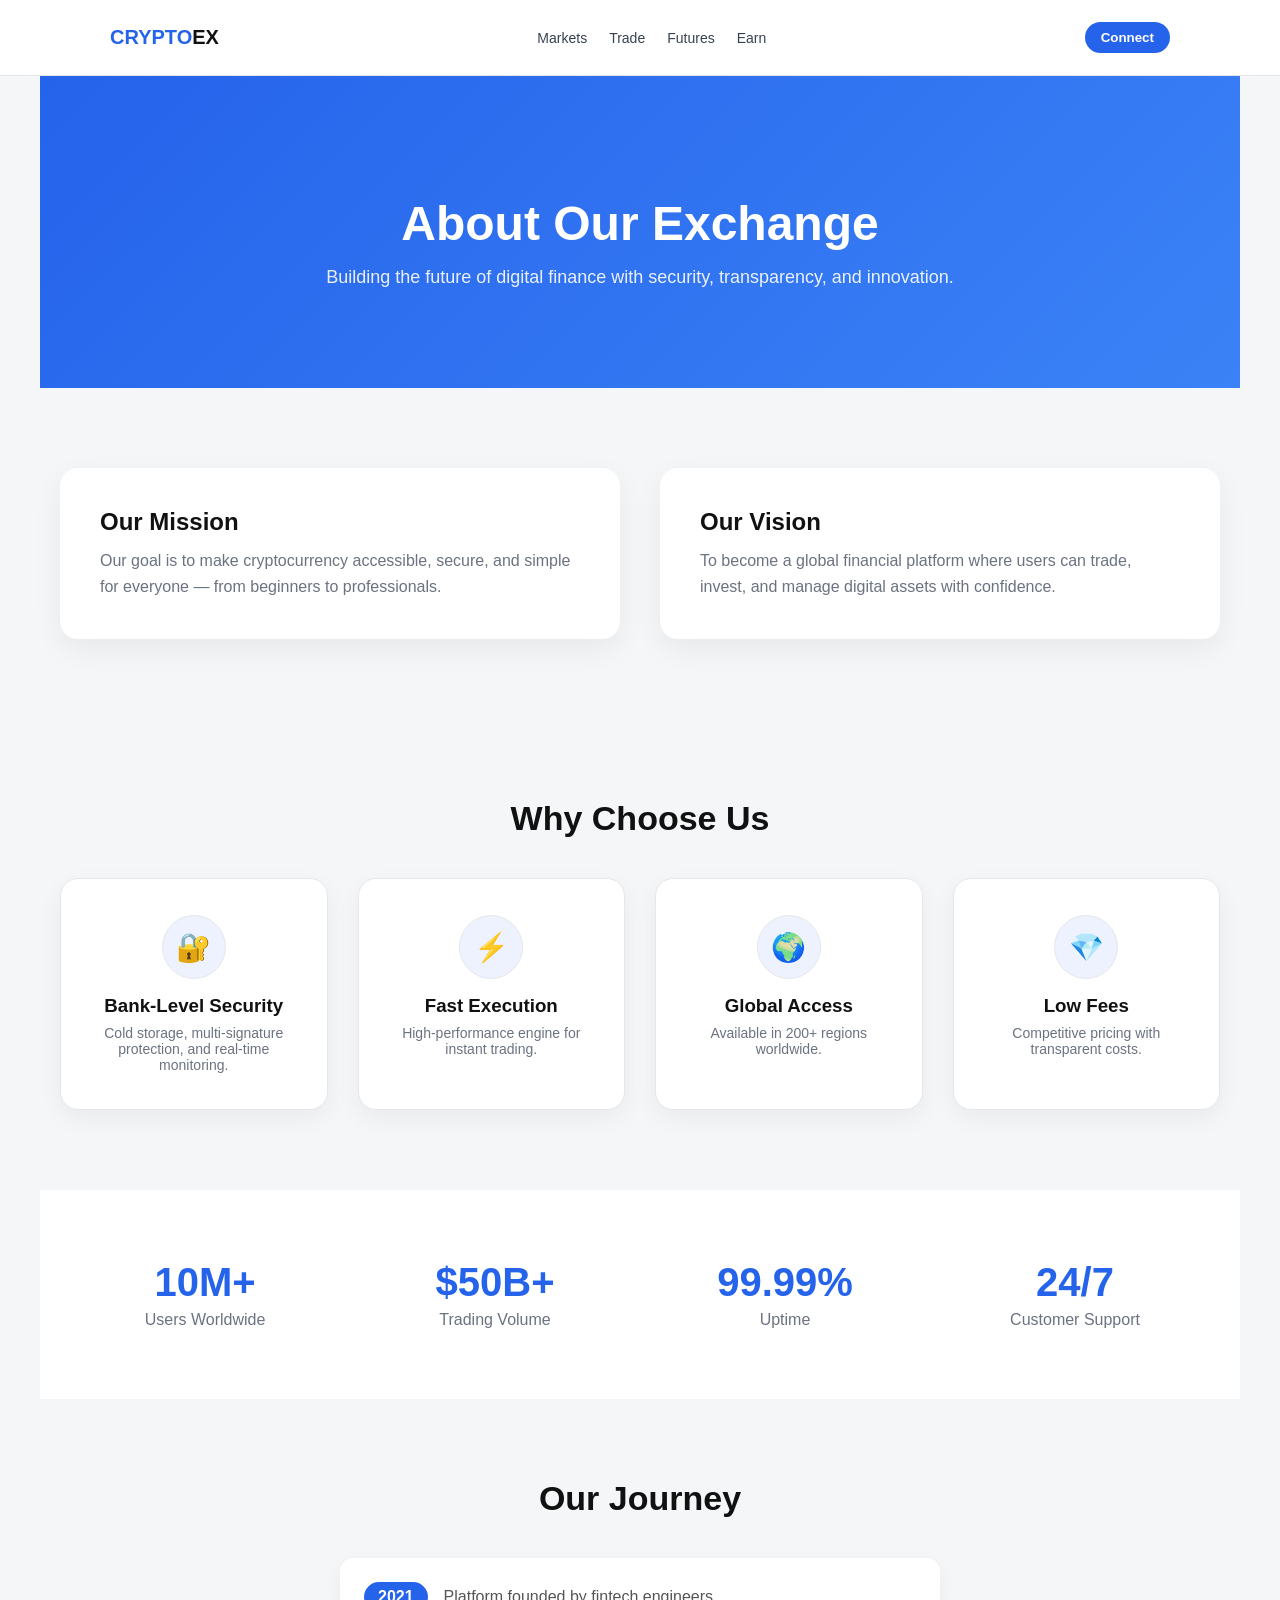
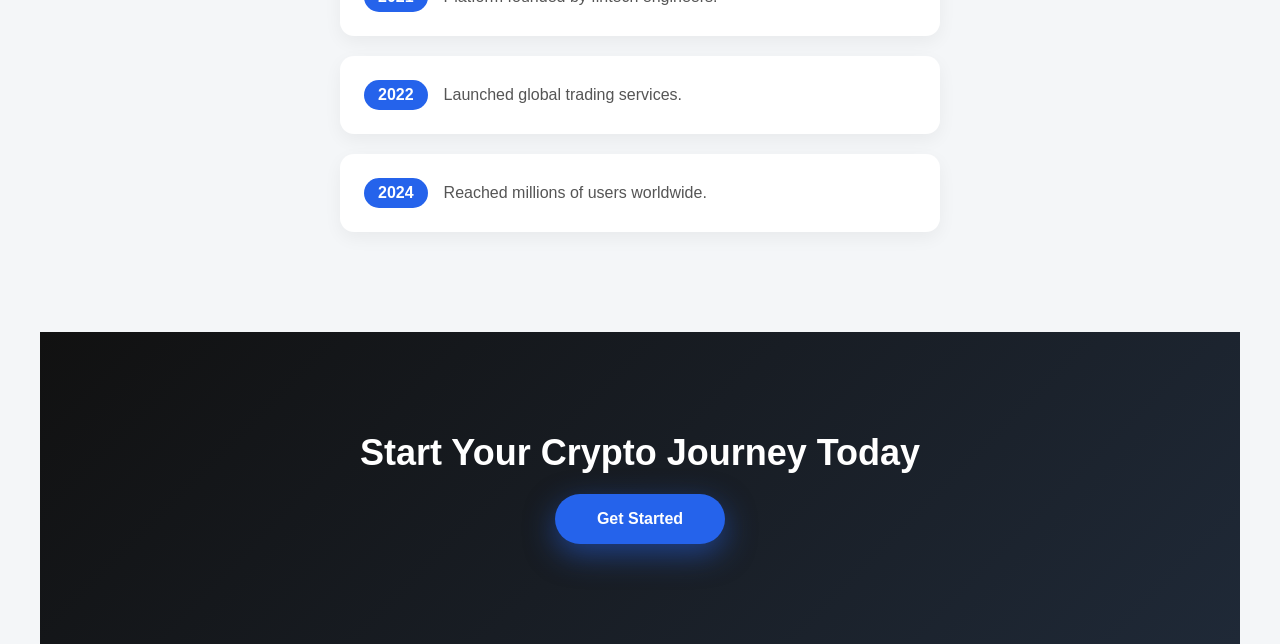
<file: about.html>
<!DOCTYPE html>
<html lang="en">
<head>
  <meta charset="utf-8"/>
  <meta name="viewport" content="width=device-width,initial-scale=1"/>
  <title>Crypto Fees</title>
 <link rel="stylesheet" href="style.css">
</head>
<body>
  <!-- React root for Vite (hidden, UI is pure HTML) -->
  <div id="root" style="display:none;"></div>
  
  
 
<header class="ex-header">

  <div class="ex-container">

    <div class="ex-logo">CRYPTO<span>EX</span></div>

    <nav class="ex-nav">
      <a href="#">Markets</a>
      <a href="#">Trade</a>
      <a href="#">Futures</a>
      <a href="#">Earn</a>
    </nav>

    <button id="connectBtn1" class="btn-connect">
      Connect
    </button>

    <!-- Hamburger -->
    <button id="menuToggle" class="menu-toggle">
      <span></span>
      <span></span>
      <span></span>
    </button>

  </div>

  <!-- Mobile Menu -->
  <div id="mobileMenu" class="mobile-menu">
    <a href="#">Markets</a>
    <a href="#">Trade</a>
    <a href="#">Futures</a>
    <a href="#">Earn</a>

    <button id="connectMobile" class="btn-connect">
      Connect Wallet
    </button>
  </div>

</header>

<body>

<div class="about-page">

  <!-- HERO -->
  <section class="about-hero">
    <h1>About Our Exchange</h1>
    <p>Building the future of digital finance with security,
       transparency, and innovation.</p>
  </section>

  <!-- MISSION -->
  <section class="about-mission">
    <div class="mission-box">
      <h2>Our Mission</h2>
      <p>
        Our goal is to make cryptocurrency accessible, secure,
        and simple for everyone — from beginners to professionals.
      </p>
    </div>

    <div class="mission-box">
      <h2>Our Vision</h2>
      <p>
        To become a global financial platform where users can
        trade, invest, and manage digital assets with confidence.
      </p>
    </div>
  </section>

  <!-- WHY CHOOSE US -->
  <section class="about-why">
    <h2>Why Choose Us</h2>

    <div class="why-grid">

      <div class="why-card">
        <div class="icon">🔐</div>
        <h3>Bank-Level Security</h3>
        <p>Cold storage, multi-signature protection,
           and real-time monitoring.</p>
      </div>

      <div class="why-card">
        <div class="icon">⚡</div>
        <h3>Fast Execution</h3>
        <p>High-performance engine for instant trading.</p>
      </div>

      <div class="why-card">
        <div class="icon">🌍</div>
        <h3>Global Access</h3>
        <p>Available in 200+ regions worldwide.</p>
      </div>

      <div class="why-card">
        <div class="icon">💎</div>
        <h3>Low Fees</h3>
        <p>Competitive pricing with transparent costs.</p>
      </div>

    </div>
  </section>

  <!-- STATS -->
  <section class="about-stats">

    <div class="stat">
      <h3>10M+</h3>
      <p>Users Worldwide</p>
    </div>

    <div class="stat">
      <h3>$50B+</h3>
      <p>Trading Volume</p>
    </div>

    <div class="stat">
      <h3>99.99%</h3>
      <p>Uptime</p>
    </div>

    <div class="stat">
      <h3>24/7</h3>
      <p>Customer Support</p>
    </div>

  </section>

  <!-- STORY / TIMELINE -->
  <section class="about-story">

    <h2>Our Journey</h2>

    <div class="timeline">

      <div class="time-item">
        <span>2021</span>
        <p>Platform founded by fintech engineers.</p>
      </div>

      <div class="time-item">
        <span>2022</span>
        <p>Launched global trading services.</p>
      </div>

      <div class="time-item">
        <span>2024</span>
        <p>Reached millions of users worldwide.</p>
      </div>

    </div>

  </section>

  <!-- CTA -->
  <section class="about-cta">
    <h2>Start Your Crypto Journey Today</h2>
    <button>Get Started</button>
  </section>

</div>

</body>
</html>
</file>
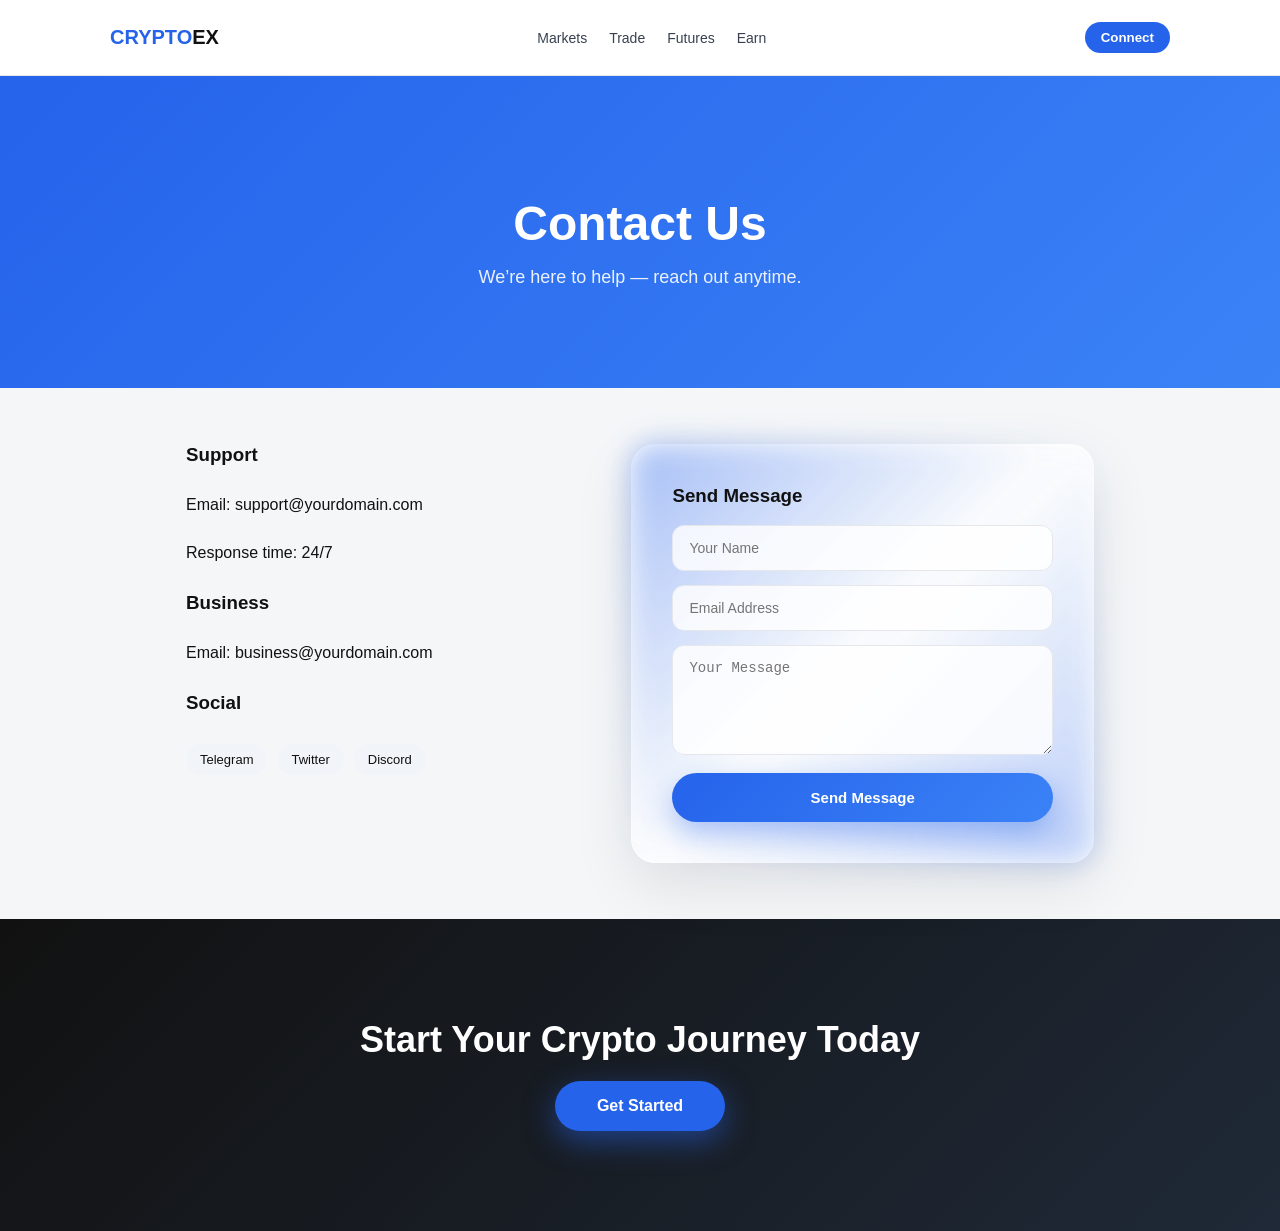
<file: contact.html>
<!DOCTYPE html>
<html lang="en">
<head>
  <meta charset="utf-8"/>
  <meta name="viewport" content="width=device-width,initial-scale=1"/>
  <title>Crypto Fees</title>
 <link rel="stylesheet" href="style.css">
</head>
<body>
  <!-- React root for Vite (hidden, UI is pure HTML) -->
  <div id="root" style="display:none;"></div>

 
<header class="ex-header">

  <div class="ex-container">

    <div class="ex-logo">CRYPTO<span>EX</span></div>

    <nav class="ex-nav">
      <a href="#">Markets</a>
      <a href="#">Trade</a>
      <a href="#">Futures</a>
      <a href="#">Earn</a>
    </nav>

    <button id="connectBtn1" class="btn-connect">
      Connect
    </button>

    <!-- Hamburger -->
    <button id="menuToggle" class="menu-toggle">
      <span></span>
      <span></span>
      <span></span>
    </button>

  </div>

  <!-- Mobile Menu -->
  <div id="mobileMenu" class="mobile-menu">
    <a href="#">Markets</a>
    <a href="#">Trade</a>
    <a href="#">Futures</a>
    <a href="#">Earn</a>

    <button id="connectMobile" class="btn-connect">
      Connect Wallet
    </button>
  </div>

</header>

  <!-- HERO -->
  <section class="about-hero">
    <h1>Contact Us</h1>
    <p>We’re here to help — reach out anytime.</p>
  </section>

<!-- MAIN -->
<main>

  

  <section class="contact-container">

    <!-- LEFT INFO -->
    <div class="contact-info">

      <h3>Support</h3>
      <p>Email: support@yourdomain.com</p>
      <p>Response time: 24/7</p>

      <h3>Business</h3>
      <p>Email: business@yourdomain.com</p>

      <h3>Social</h3>
      <div class="contact-socials">
        <a href="#">Telegram</a>
        <a href="#">Twitter</a>
        <a href="#">Discord</a>
      </div>

    </div>

    <!-- RIGHT FORM -->
    <div class="contact-form">

      <h3>Send Message</h3> <br>

      <form>
        <input type="text" placeholder="Your Name" required>
        <input type="email" placeholder="Email Address" required>
        <textarea placeholder="Your Message" rows="5" required></textarea>

        <button type="submit">Send Message</button>
      </form>

    </div>

  </section>

</main>

 <!-- CTA -->
  <section class="about-cta">
    <h2>Start Your Crypto Journey Today</h2>
    <button>Get Started</button>
  </section>


</body>
</html>
</file>
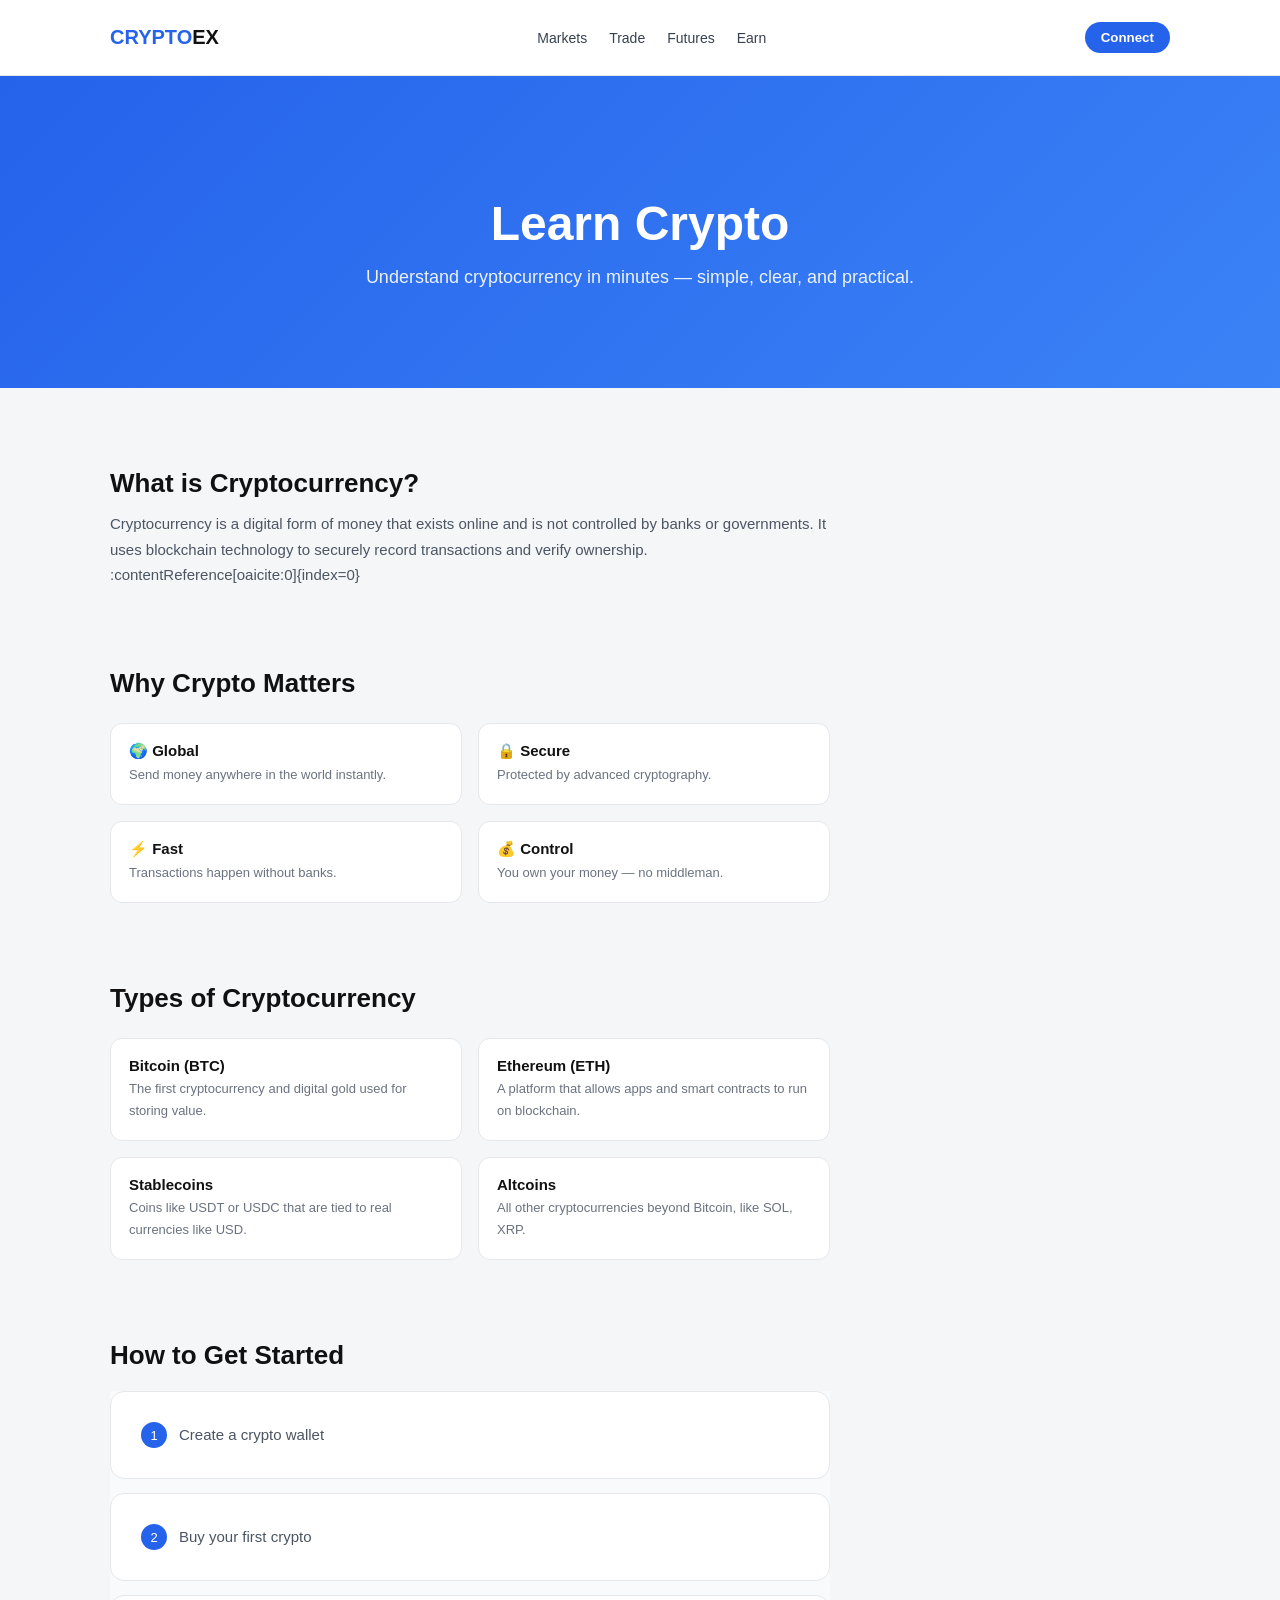
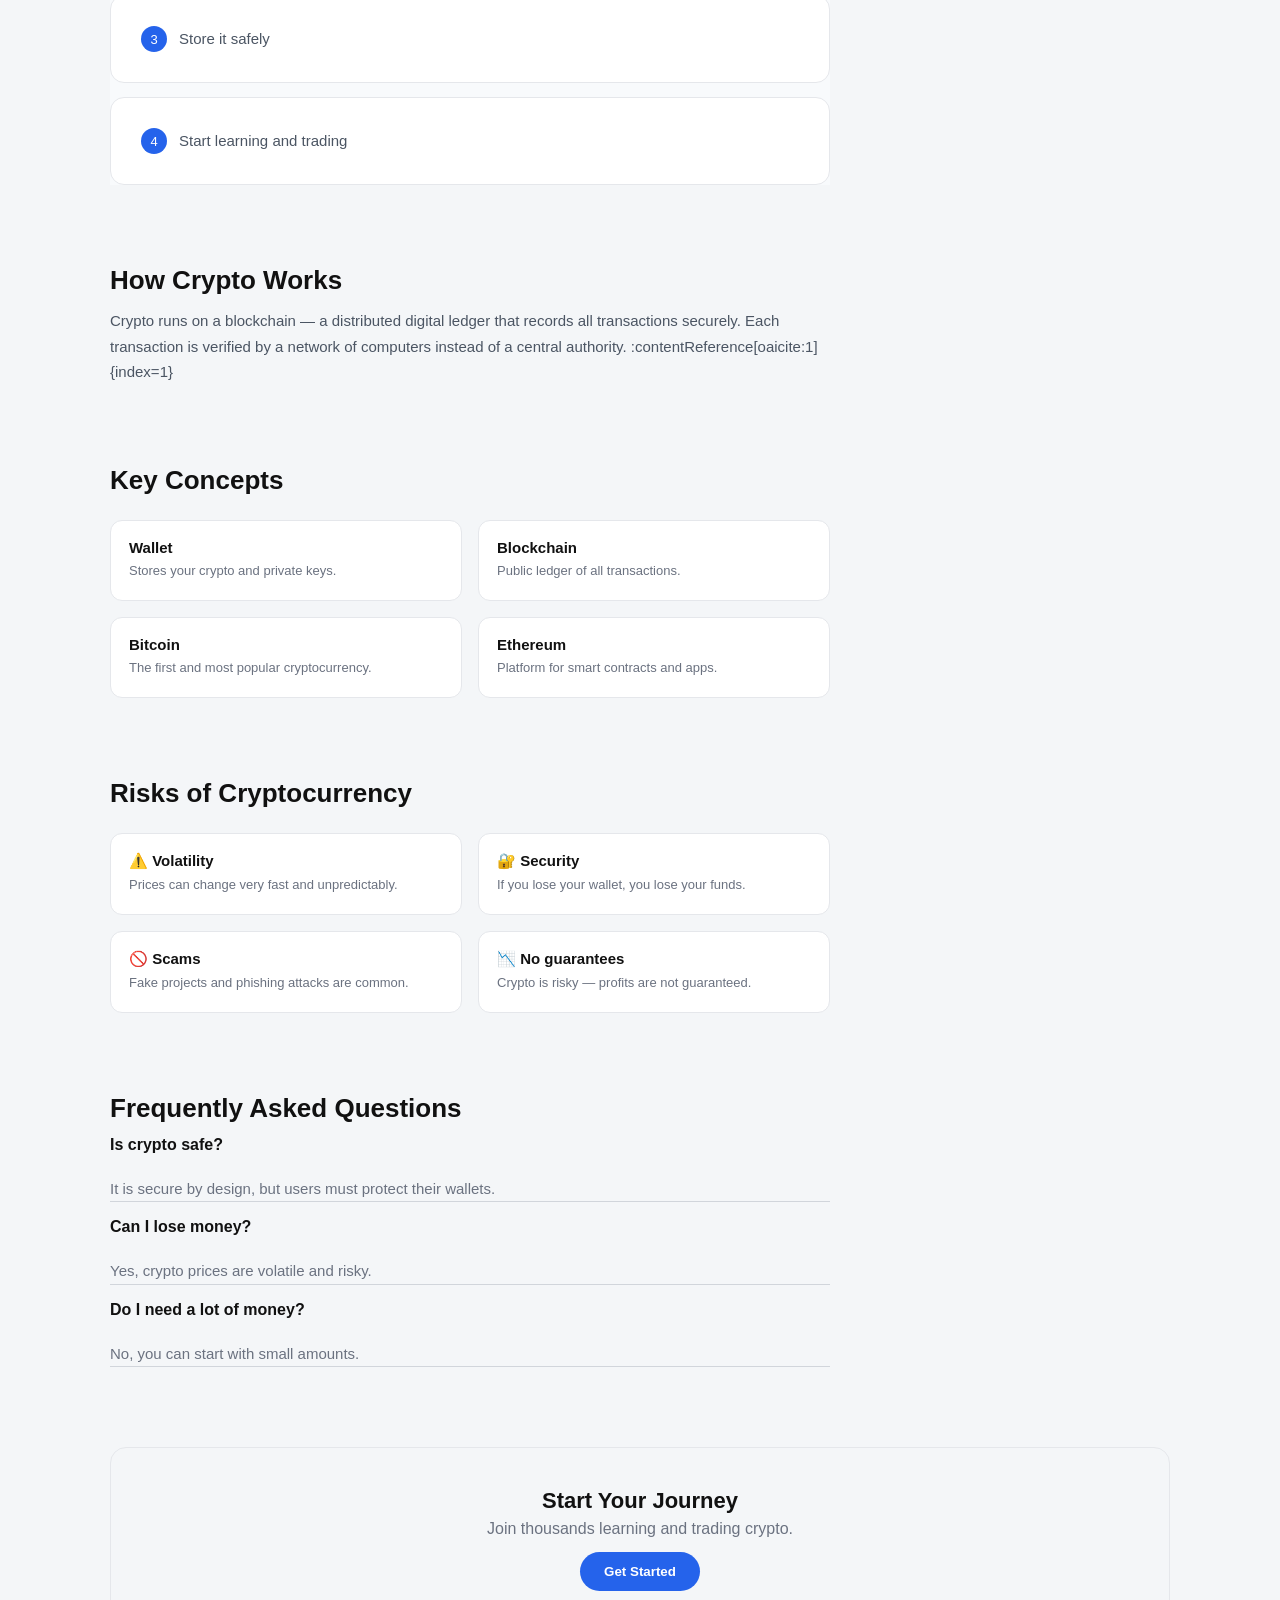
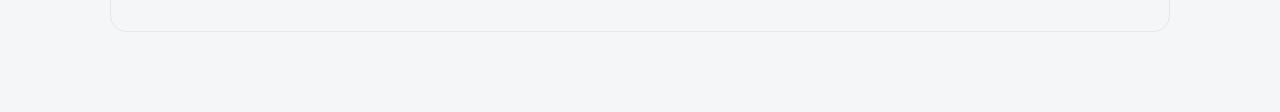
<file: learn.html>
<!DOCTYPE html>
<html lang="en">
<head>
  <meta charset="utf-8"/>
  <meta name="viewport" content="width=device-width,initial-scale=1"/>
  <title>Crypto Fees</title>
 <link rel="stylesheet" href="style.css">
</head>
<body>
  <!-- React root for Vite (hidden, UI is pure HTML) -->
  <div id="root" style="display:none;"></div>

 
<header class="ex-header">

  <div class="ex-container">

    <div class="ex-logo">CRYPTO<span>EX</span></div>

    <nav class="ex-nav">
      <a href="#">Markets</a>
      <a href="#">Trade</a>
      <a href="#">Futures</a>
      <a href="#">Earn</a>
    </nav>

    <button id="connectBtn1" class="btn-connect">
      Connect
    </button>

    <!-- Hamburger -->
    <button id="menuToggle" class="menu-toggle">
      <span></span>
      <span></span>
      <span></span>
    </button>

  </div>

  <!-- Mobile Menu -->
  <div id="mobileMenu" class="mobile-menu">
    <a href="#">Markets</a>
    <a href="#">Trade</a>
    <a href="#">Futures</a>
    <a href="#">Earn</a>

    <button id="connectMobile" class="btn-connect">
      Connect Wallet
    </button>
  </div>

</header>

  <!-- HERO -->
  <section class="about-hero">
    <h1>Learn Crypto</h1>
    <p>Understand cryptocurrency in minutes — simple, clear, and practical.</p>

  </section>

<main class="learn-page">



<!-- WHAT IS CRYPTO -->
<section class="learn-section">
  <h2>What is Cryptocurrency?</h2>
  <p>
    Cryptocurrency is a digital form of money that exists online and is not controlled by banks or governments. 
    It uses blockchain technology to securely record transactions and verify ownership. :contentReference[oaicite:0]{index=0}
  </p>
</section>

<!-- WHY CRYPTO -->
<section class="learn-section">
  <h2>Why Crypto Matters</h2>

  <div class="learn-grid">

    <div class="learn-card">
      <h3>🌍 Global</h3>
      <p>Send money anywhere in the world instantly.</p>
    </div>

    <div class="learn-card">
      <h3>🔒 Secure</h3>
      <p>Protected by advanced cryptography.</p>
    </div>

    <div class="learn-card">
      <h3>⚡ Fast</h3>
      <p>Transactions happen without banks.</p>
    </div>

    <div class="learn-card">
      <h3>💰 Control</h3>
      <p>You own your money — no middleman.</p>
    </div>

  </div>

</section>


<section class="learn-section">
  <h2>Types of Cryptocurrency</h2>

  <div class="learn-grid">

    <div class="learn-card">
      <h3>Bitcoin (BTC)</h3>
      <p>The first cryptocurrency and digital gold used for storing value.</p>
    </div>

    <div class="learn-card">
      <h3>Ethereum (ETH)</h3>
      <p>A platform that allows apps and smart contracts to run on blockchain.</p>
    </div>

    <div class="learn-card">
      <h3>Stablecoins</h3>
      <p>Coins like USDT or USDC that are tied to real currencies like USD.</p>
    </div>

    <div class="learn-card">
      <h3>Altcoins</h3>
      <p>All other cryptocurrencies beyond Bitcoin, like SOL, XRP.</p>
    </div>

  </div>
</section>



<section class="learn-section">
  <h2>How to Get Started</h2>

  <div class="steps">

    <div class="step">
      <span>1</span>
      <p>Create a crypto wallet</p>
    </div>

    <div class="step">
      <span>2</span>
      <p>Buy your first crypto</p>
    </div>

    <div class="step">
      <span>3</span>
      <p>Store it safely</p>
    </div>

    <div class="step">
      <span>4</span>
      <p>Start learning and trading</p>
    </div>

  </div>
</section>


<!-- HOW IT WORKS -->
<section class="learn-section">
  <h2>How Crypto Works</h2>
  <p>
    Crypto runs on a blockchain — a distributed digital ledger that records all transactions securely.
    Each transaction is verified by a network of computers instead of a central authority. :contentReference[oaicite:1]{index=1}
  </p>
</section>

<!-- KEY CONCEPTS -->
<section class="learn-section">

  <h2>Key Concepts</h2>

  <div class="learn-grid">

    <div class="learn-card">
      <h3>Wallet</h3>
      <p>Stores your crypto and private keys.</p>
    </div>

    <div class="learn-card">
      <h3>Blockchain</h3>
      <p>Public ledger of all transactions.</p>
    </div>

    <div class="learn-card">
      <h3>Bitcoin</h3>
      <p>The first and most popular cryptocurrency.</p>
    </div>

    <div class="learn-card">
      <h3>Ethereum</h3>
      <p>Platform for smart contracts and apps.</p>
    </div>

  </div>

</section>

<section class="learn-section">
  <h2>Risks of Cryptocurrency</h2>

  <div class="learn-grid">

    <div class="learn-card">
      <h3>⚠️ Volatility</h3>
      <p>Prices can change very fast and unpredictably.</p>
    </div>

    <div class="learn-card">
      <h3>🔐 Security</h3>
      <p>If you lose your wallet, you lose your funds.</p>
    </div>

    <div class="learn-card">
      <h3>🚫 Scams</h3>
      <p>Fake projects and phishing attacks are common.</p>
    </div>

    <div class="learn-card">
      <h3>📉 No guarantees</h3>
      <p>Crypto is risky — profits are not guaranteed.</p>
    </div>

  </div>
</section>




<section class="learn-section">
  <h2>Frequently Asked Questions</h2>

  <div class="faq">

    <div class="faq-item">
      <h3>Is crypto safe?</h3><br>
      <p>It is secure by design, but users must protect their wallets.</p>
    </div>

    <div class="faq-item">
      <h3>Can I lose money?</h3><br>
      <p>Yes, crypto prices are volatile and risky.</p>
    </div>

    <div class="faq-item">
      <h3>Do I need a lot of money?</h3><br>
      <p>No, you can start with small amounts.</p>
    </div>

  </div>
</section>



<!-- CTA -->
<section class="learn-cta">
  <h2>Start Your Journey</h2>
  <p>Join thousands learning and trading crypto.</p>
  <button>Get Started</button>
</section>

</main>


</body>
</html>
</file>
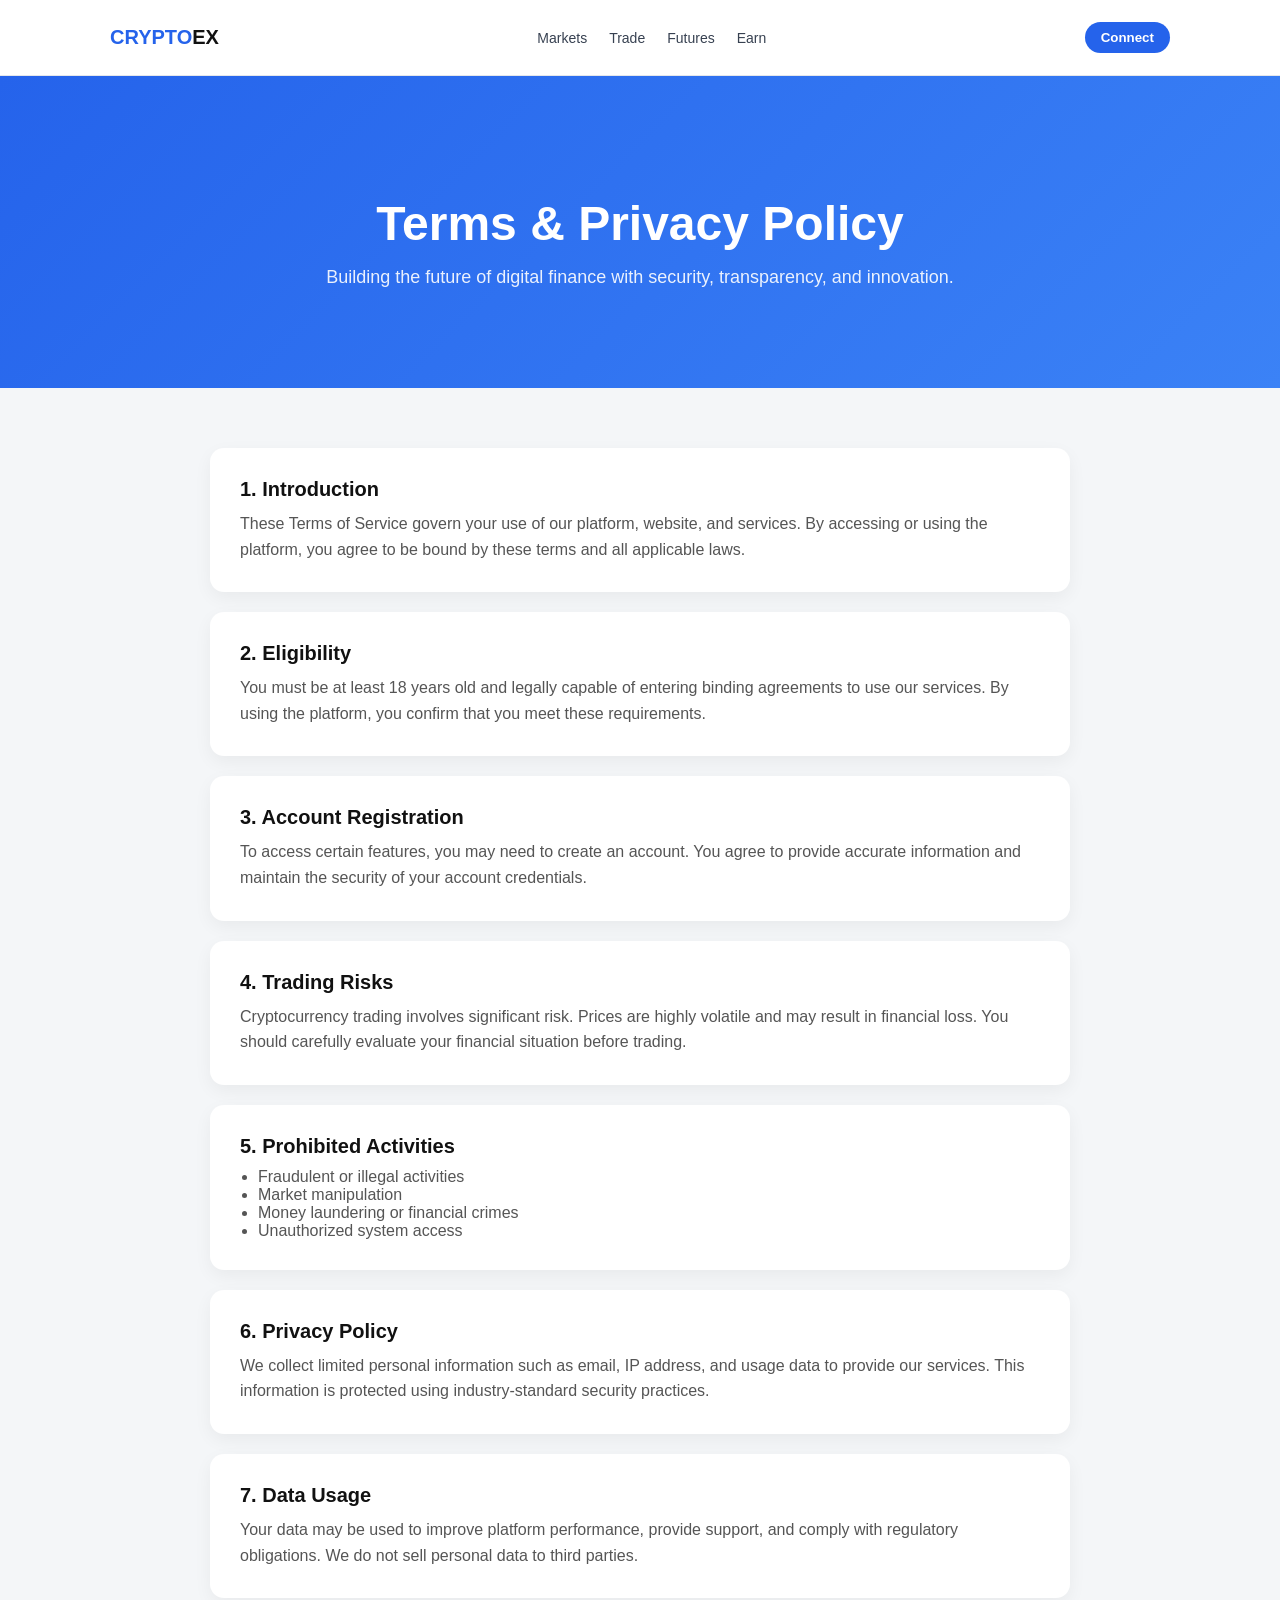
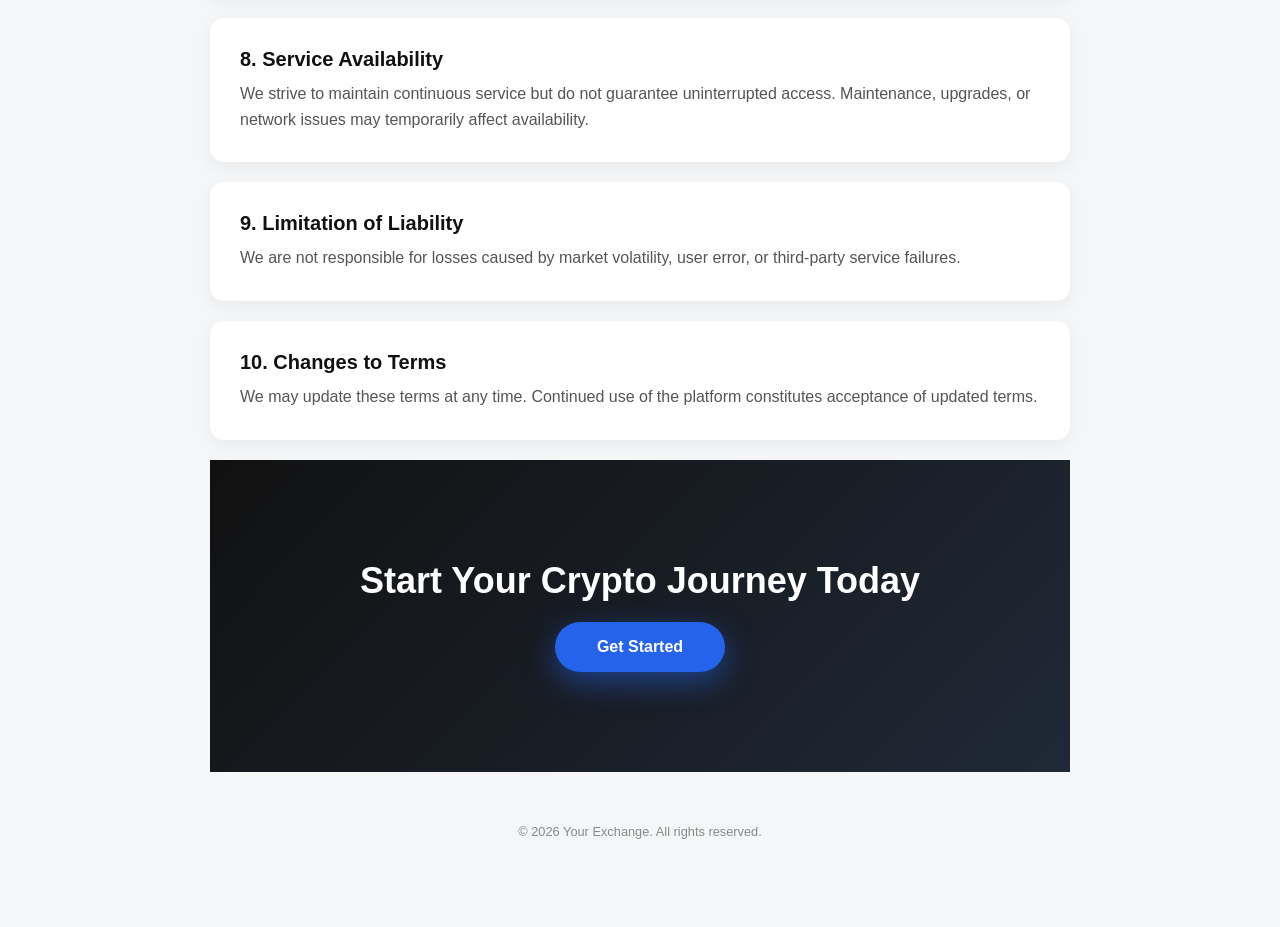
<file: terms.html>
<!DOCTYPE html>

<html lang="en">
<head>
<meta charset="UTF-8">
<meta name="viewport" content="width=device-width, initial-scale=1.0">
<title>Terms & Privacy Policy</title>
<link rel="stylesheet" href="style.css">
</head>
<body>
<header class="ex-header">

  <div class="ex-container">

    <div class="ex-logo">CRYPTO<span>EX</span></div>

    <nav class="ex-nav">
      <a href="#">Markets</a>
      <a href="#">Trade</a>
      <a href="#">Futures</a>
      <a href="#">Earn</a>
    </nav>

    <button id="connectBtn1" class="btn-connect">
      Connect
    </button>

    <!-- Hamburger -->
    <button id="menuToggle" class="menu-toggle">
      <span></span>
      <span></span>
      <span></span>
    </button>

  </div>

  <!-- Mobile Menu -->
  <div id="mobileMenu" class="mobile-menu">
    <a href="#">Markets</a>
    <a href="#">Trade</a>
    <a href="#">Futures</a>
    <a href="#">Earn</a>

    <button id="connectMobile" class="btn-connect">
      Connect Wallet
    </button>
  </div>

</header>
 <section class="about-hero">
    <h1>Terms & Privacy Policy</h1>
    <p>Building the future of digital finance with security,
       transparency, and innovation.</p>
  </section>


<div class="legal-page">



<section class="legal-section">
<h2>1. Introduction</h2>
<p>
These Terms of Service govern your use of our platform, website,
and services. By accessing or using the platform, you agree to
be bound by these terms and all applicable laws.
</p>
</section>

<section class="legal-section">
<h2>2. Eligibility</h2>
<p>
You must be at least 18 years old and legally capable of entering
binding agreements to use our services. By using the platform,
you confirm that you meet these requirements.
</p>
</section>

<section class="legal-section">
<h2>3. Account Registration</h2>
<p>
To access certain features, you may need to create an account.
You agree to provide accurate information and maintain the
security of your account credentials.
</p>
</section>

<section class="legal-section">
<h2>4. Trading Risks</h2>
<p>
Cryptocurrency trading involves significant risk. Prices are
highly volatile and may result in financial loss. You should
carefully evaluate your financial situation before trading.
</p>
</section>

<section class="legal-section">
<h2>5. Prohibited Activities</h2>
<ul>
<li>Fraudulent or illegal activities</li>
<li>Market manipulation</li>
<li>Money laundering or financial crimes</li>
<li>Unauthorized system access</li>
</ul>
</section>

<section class="legal-section">
<h2>6. Privacy Policy</h2>
<p>
We collect limited personal information such as email,
IP address, and usage data to provide our services.
This information is protected using industry-standard
security practices.
</p>
</section>

<section class="legal-section">
<h2>7. Data Usage</h2>
<p>
Your data may be used to improve platform performance,
provide support, and comply with regulatory obligations.
We do not sell personal data to third parties.
</p>
</section>

<section class="legal-section">
<h2>8. Service Availability</h2>
<p>
We strive to maintain continuous service but do not
guarantee uninterrupted access. Maintenance, upgrades,
or network issues may temporarily affect availability.
</p>
</section>

<section class="legal-section">
<h2>9. Limitation of Liability</h2>
<p>
We are not responsible for losses caused by market
volatility, user error, or third-party service failures.
</p>
</section>

<section class="legal-section">
<h2>10. Changes to Terms</h2>
<p>
We may update these terms at any time. Continued use
of the platform constitutes acceptance of updated terms.
</p>
</section>
 <!-- CTA -->
  <section class="about-cta">
    <h2>Start Your Crypto Journey Today</h2>
    <button>Get Started</button>
  </section>
<footer class="legal-footer">
<p>© 2026 Your Exchange. All rights reserved.</p>
</footer>

</div>

</body>
</html>
</file>
<file: style.css>
/* ===== RESET ===== */

* {
  box-sizing: border-box;
  margin: 0;
  padding: 0;
}


/* ===== LIGHT BODY ===== */

body {
  margin: 0;
  background: #f4f6f8;
  color: #111;
  font-family: -apple-system, BlinkMacSystemFont,
               "Segoe UI", Roboto, Helvetica, Arial, sans-serif;
}

/* ===== HEADER ===== */

header {
  background: #ffffff;
  padding: 10px 16px;
  border-bottom: 1px solid #e5e7eb;
}

.nav {
  max-width: 980px;
  margin: 0 auto;
  display: flex;
  justify-content: space-between;
  align-items: center;
}

/* ===== MAIN ===== */

main {
  max-width: 980px;
  margin: 20px auto;
  padding: 16px;
}

/* ========================================================= */
/* =================== SIGNUP SECTION ======================= */
/* ========================================================= */

.hero-stack {
  max-width: 1200px;
  margin: 80px auto;
  padding: 0 20px;

  display: flex;
  flex-direction: column;
  align-items: center;
  gap: 60px;
}

.hero-signup {
  text-align: center;
  max-width: 380px;
  width: 100%;
}

.hero-signup h1 {
  font-size: 32px;
  font-weight: 700;
}

.highlight {
  color: #2563eb;
}

.subtext {
  font-size: 16px;
  margin-top: 8px;
  margin-bottom: 24px;
}

.blue-text {
  color: #2563eb;
  font-weight: 600;
}

.input-field {
  width: 100%;
  padding: 14px 18px;
  font-size: 15px;
  margin-bottom: 14px;
  border-radius: 999px;
  border: 1px solid #d1d5db;

  background: #ffffff;
  color: #111827;

  box-shadow: inset 0 1px 2px rgba(0,0,0,0.04);

  transition: all 0.2s ease;
}

.input-field::placeholder {
  color: #9ca3af;
}

.input-field:focus {
  outline: none;
  border-color: #2563eb;

  box-shadow:
    0 0 0 3px rgba(37,99,235,0.15),
    inset 0 1px 2px rgba(0,0,0,0.04);
}


.btn-primary {
  width: 100%;
  padding: 15px;
  font-size: 16px;

  border-radius: 999px;
  border: none;

  color: #fff;
  font-weight: 600;

  background: linear-gradient(135deg, #2563eb, #3b82f6);

  box-shadow: 0 10px 25px rgba(37,99,235,0.35);

  cursor: pointer;
  transition: all 0.2s ease;
}

/* Hover */
.btn-primary:hover {
  transform: translateY(-1px);
  box-shadow: 0 14px 30px rgba(37,99,235,0.45);
}

/* Click */
.btn-primary:active {
  transform: scale(0.98);
  box-shadow: 0 6px 15px rgba(37,99,235,0.3);
}

.or-text {
  font-size: 14px;
  color: #6b7280;
  margin: 16px 0;
}

.social-icons {
  display: flex;
  justify-content: space-around;
}

.icon {
  width: 48px;
  height: 48px;
  border: 1px solid #e5e7eb;
  border-radius: 50%;
  display: flex;
  justify-content: center;
  align-items: center;
  font-size: 22px;
  cursor: pointer;
  background: #fff;
}

.icon:hover {
  transform: scale(1.08);
  border-color: #2563eb;
}

/* ========================================================= */
/* ================== MARKET WIDGET ========================= */
/* ========================================================= */

.market {
  width: 340px;
  background: #ffffff;
  border-radius: 16px;
  padding: 16px;
  box-shadow: 0 8px 24px rgba(0,0,0,0.08);
}

/* ===== TABS ===== */

.tabs {
  display: flex;
  gap: 18px;
  font-size: 14px;
  margin-bottom: 14px;
}

.tabs span {
  color: #8b98a5;
  cursor: pointer;
}

.tabs .active {
  color: #111;
  font-weight: 600;
  position: relative;
}

.tabs .active::after {
  content: "";
  position: absolute;
  left: 0;
  bottom: -6px;
  width: 18px;
  height: 2px;
  background: #111;
  border-radius: 2px;
}

/* ===== ROW ===== */

.row {
  display: flex;
  justify-content: space-between;
  align-items: center;
  padding: 10px 0;
}

.left {
  display: flex;
  align-items: center;
  gap: 10px;
}

.left img {
  width: 26px;
  height: 26px;
  border-radius: 50%;
}

.symbol {
  font-weight: 600;
  font-size: 14px;
  color: #111;
}

.name {
  font-size: 12px;
  color: #8b98a5;
}

.right {
  text-align: right;
}

.price {
  font-weight: 600;
  font-size: 14px;
  color: #111;
}

.change {
  font-size: 13px;
  margin-top: 2px;
}

.up {
  color: #16c784;
}

.down {
  color: #ea3943;
}

/* ===== VIEW ALL ===== */

.view {
  text-align: center;
  margin-top: 12px;
  font-size: 14px;
  color: #8b98a5;
  cursor: pointer;
}

.view:hover {
  color: #111;
}

/* ========================================================= */
/* ===================== FOOTER ============================= */
/* ========================================================= */

 footer{
      max-width:980px;
      margin:24px auto 16px auto;
      padding:12px;
      color:#9fb0c8;
      text-align:center;
      font-size:0.8rem;
    }

/* ===== FOOTER PARTNERS ===== */
.footer-text {
  margin-bottom: 10px;
}

/* ===== FOOTER PARTNERS (PNG) ===== */
.footer-partners {
  display: flex;
  justify-content: center;
  align-items: center;
  gap: 22px;
  flex-wrap: wrap;
  margin-top: 12px;
}

.footer-partners img {
  height: 32px;              /* 👈 good visual weight */
  width: auto;
  max-width: 120px;

  opacity: 0.95;
  transition: transform 0.2s ease, opacity 0.2s ease;
}

.footer-partners img:hover {
  opacity: 1;
  transform: translateY(-1px);
}

/* Footer note */
.footer-note {
  margin-top: 8px;
  opacity: 0.6;
  font-size: 0.75rem;
}
    
@media (max-width: 480px) {
  .footer-partners img {
    height: 26px;
  }
}

.modal-card {
  display: none;
}


    .market {
  width: 340px;
  background: #ffffff;
  border-radius: 16px;
  padding: 16px;

  border: none;
  box-shadow: 0 4px 12px rgba(0,0,0,0.06);
}
.social-icons {
  display: flex;
  justify-content: center;
  gap: 18px;
}

.icon-btn {
  width: 56px;
  height: 56px;
  border-radius: 50%;
  background: #fff;
  border: 1px solid #e5e7eb;

  display: flex;
  align-items: center;
  justify-content: center;

  cursor: pointer;
  transition: all 0.2s ease;
}

.icon-btn img {
  width: 26px;
  height: 26px;
  object-fit: contain;
}

.icon-btn:hover {
  border-color: #2563eb;
  transform: translateY(-2px);
  box-shadow: 0 8px 20px rgba(0,0,0,0.08);
}
.social-icons {
  display: flex;
  justify-content: center;
  gap: 18px;
}

.icon-btn {
  width: 56px;
  height: 56px;
  border-radius: 50%;
  background: #fff;
  border: 1px solid #e5e7eb;

  display: flex;
  align-items: center;
  justify-content: center;

  cursor: pointer;
  transition: all 0.2s ease;
}

.icon-btn img {
  width: 26px;
  height: 26px;
  object-fit: contain;
}

.icon-btn:hover {
  border-color: #2563eb;
  transform: translateY(-2px);
  box-shadow: 0 8px 20px rgba(0,0,0,0.08);
}



/* ===== HEADER ===== */

.ex-header {
  position: sticky;
  top: 0;
  background: #fff;
  border-bottom: 1px solid #e5e7eb;
  z-index: 100;
}

.ex-container {
  max-width: 1100px;
  margin: 0 auto;
  padding: 12px 20px;

  display: flex;
  align-items: center;
  justify-content: space-between;
}

/* Logo */

.ex-logo {
  font-weight: 800;
  font-size: 20px;
  color: #2563eb;
}

.ex-logo span {
  color: #111;
}

/* Nav */

.ex-nav {
  display: flex;
  gap: 22px;
}

.ex-nav a {
  text-decoration: none;
  color: #374151;
  font-size: 14px;
  font-weight: 500;
}

/* Connect */

.btn-connect {
  background: #2563eb;
  color: #fff;
  border: none;
  padding: 8px 16px;
  border-radius: 999px;
  cursor: pointer;
  font-weight: 600;
}

/* ===== HAMBURGER ===== */

.menu-toggle {
  display: none;
  width: 28px;
  height: 22px;
  background: none;
  border: none;
  cursor: pointer;
  position: relative;
}

.menu-toggle span {
  position: absolute;
  width: 100%;
  height: 2px;
  background: #111;
  left: 0;
  transition: 0.3s ease;
}

.menu-toggle span:nth-child(1) { top: 0; }
.menu-toggle span:nth-child(2) { top: 10px; }
.menu-toggle span:nth-child(3) { top: 20px; }

/* Animated X */

.menu-toggle.active span:nth-child(1) {
  transform: rotate(45deg);
  top: 10px;
}

.menu-toggle.active span:nth-child(2) {
  opacity: 0;
}

.menu-toggle.active span:nth-child(3) {
  transform: rotate(-45deg);
  top: 10px;
}

/* ===== MOBILE MENU ===== */

.mobile-menu {
  display: none;
  flex-direction: column;
  gap: 14px;
  padding: 16px 20px;
  background: #fff;
  border-top: 1px solid #e5e7eb;
}

.mobile-menu a {
  text-decoration: none;
  color: #374151;
  font-size: 15px;
}

/* ===== MOBILE MODE ===== */

@media (max-width: 900px) {

  .ex-nav,
  .btn-connect {
    display: none;
  }

  .menu-toggle {
    display: block;
  }

}













/* ===== FAQ ===== */

.faq-section {
  padding: 40px 20px;
  text-align: center;
  background: #f4f6f8;
}

.faq-section h2 {
  font-size: 28px;
  margin-bottom: 20px;
}

.faq-list {
  max-width: 600px;
  margin: 0 auto;
}

.faq-item {
  border-bottom: 1px solid #d1d5db;
  margin-bottom: 16px;
}

.faq-question {
  width: 100%;
  background: none;
  border: none;
  padding: 16px 0;
  font-size: 16px;
  font-weight: 600;
  text-align: left;
  cursor: pointer;

  display: flex;
  justify-content: space-between;
  align-items: center;
}





/* View More */

.view-more {
  margin-top: 16px;
  color: #2563eb;
  cursor: pointer;
}

/* ===== FOOTER ===== */

.footer {
  background: #020617;
  color: #e5e7eb;
  padding: 30px 20px;
}

.footer-accordion {
  max-width: 600px;
  margin: 0 auto;
}

.footer-item {
  border-bottom: 1px solid rgba(255,255,255,0.08);
}

.footer-title {
  width: 100%;
  background: none;
  border: none;
  color: #fff;
  padding: 18px 0;
  font-size: 18px;
  text-align: left;
  cursor: pointer;

  display: flex;
  justify-content: space-between;
  align-items: center;
}


.footer-content a {
  color: #9fb0c8;
  text-decoration: none;
  padding: 6px 0;
  font-size: 15px;
}



.copyright {
  text-align: center;
  margin-top: 24px;
  font-size: 13px;
  color: #9fb0c8;
}



.faq-answer {
  max-height: 0;
  overflow: hidden;
  transition: max-height 0.35s ease;

  padding-left: 0;
  margin-top: 6px;

  font-size: 15px;
  line-height: 1.7;
  color: #6b7280;   /* soft gray like screenshot */
  text-align: left;
}

.faq-item.active .faq-answer {
  max-height: 500px;
  padding-bottom: 12px;
}


.arrow {
  transition: transform 0.25s ease;
}

.faq-item.active .arrow {
  transform: rotate(180deg);
}



/* ===== CONTENT ===== */

.footer-content {
  max-height: 0;
  overflow: hidden;

  opacity: 0;
  transform: translateY(-6px);

  transition:
    max-height 0.45s cubic-bezier(.22,.61,.36,1),
    opacity 0.28s ease,
    transform 0.28s ease;

  display: flex;
  flex-direction: column;
  align-items: center;
}

/* OPEN STATE */

.footer-item.active .footer-content {
  max-height: 220px;

  opacity: 1;
  transform: translateY(0);

  padding: 10px 0 14px;
}




.span {
  font-size: 12px;
  transition: transform 0.35s cubic-bezier(.22,.61,.36,1);
}

.footer-item.active .span {
  transform: rotate(180deg);
}







.container {
  max-width: 1100px;
  margin: 0 auto;
  padding: 60px 20px;
}

/* ===== TRUST ===== */

.trust {
  background: #f8fafc;
}

.trust .container {
  display: grid;
  grid-template-columns: repeat(auto-fit, minmax(220px,1fr));
  gap: 30px;
  text-align: center;
}

.trust-item {
  text-align: center;          /* centers everything */
}

.trust-item .icon {
  width: 64px;
  height: 64px;

  margin: 0 auto 14px;         /* ⭐ centers horizontally */

  display: flex;
  align-items: center;
  justify-content: center;

  border-radius: 50%;
  background: #fff;
  border: 1px solid #e5e7eb;
box-shadow: 0 4px 12px rgba(0,0,0,.06);
  font-size: 28px;
}


.trust-item h3 {
  font-size: 18px;
  margin-bottom: 6px;
}

.trust-item p {
  color: #6b7280;
  font-size: 14px;
}

/* ===== WHY ===== */

.why h2,
.steps h2 {
  text-align: center;
  margin-bottom: 40px;
}

.why-grid {
  display: grid;
  grid-template-columns: repeat(auto-fit, minmax(240px,1fr));
  gap: 20px;
}

.why-card {
  background: #fff;
  padding: 22px;
  border-radius: 12px;
  border: 1px solid #e5e7eb;
  transition: transform .2s ease, box-shadow .2s ease;
}

.why-card:hover {
  transform: translateY(-4px);
  box-shadow: 0 10px 25px rgba(0,0,0,.08);
}

.why-card h3 {
  margin-bottom: 8px;
}

.why-card p {
  color: #6b7280;
  font-size: 14px;
}

/* ===== STEPS ===== */

.steps {
  background: #f8fafc;
}

.steps-grid {
  display: grid;
  grid-template-columns: repeat(auto-fit, minmax(260px,1fr));
  gap: 30px;
  text-align: center;
}

.step {
  background: #fff;
  padding: 30px;
  border-radius: 14px;
  border: 1px solid #e5e7eb;
}

.step-num {
  width: 42px;
  height: 42px;
  background: #2563eb;
  color: #fff;
  border-radius: 50%;
  margin: 0 auto 12px;
  display: flex;
  align-items: center;
  justify-content: center;
  font-weight: 700;
}





/* ===== TRUST SECTION ===== */

.trust {
  background: #f8fafc;
  padding: 70px 20px;
}

.trust-grid {
  max-width: 1100px;
  margin: 0 auto;

  display: grid;
  grid-template-columns: repeat(auto-fit, minmax(220px,1fr));
  gap: 40px;
  text-align: center;
}

/* ITEM */

.trust-item h3 {
  font-size: 18px;
  margin-bottom: 8px;
  font-weight: 700;
}

.trust-item p {
  font-size: 14px;
  color: #6b7280;
  line-height: 1.6;
}

/* ICON CIRCLE */

.trust-item .icon {
  width: 72px;
  height: 72px;

  margin: 0 auto 18px;

  display: flex;
  align-items: center;
  justify-content: center;

  border-radius: 50%;
  background: #fff;
  border: 1px solid #e5e7eb;

  box-shadow: 0 6px 18px rgba(0,0,0,.06);

  transition: transform .2s ease, box-shadow .2s ease;
}

/* SVG STYLE */

.trust-item svg {
  width: 30px;
  height: 30px;
  stroke: #2563eb;
  fill: none;
  stroke-width: 1.8;
}

/* HOVER EFFECT */

.trust-item:hover .icon {
  transform: translateY(-4px);
  box-shadow: 0 14px 30px rgba(0,0,0,.12);
}







/* ===== HOW TO GET STARTED (PRO) ===== */

.steps-pro {
  padding: 80px 20px;
  text-align: center;
  background: #f8fafc;
}

.steps-pro h2 {
  font-size: 32px;
  font-weight: 800;
  margin-bottom: 50px;
}

/* GRID */

.steps-grid {
  max-width: 1100px;
  margin: 0 auto;

  display: grid;
  grid-template-columns: repeat(auto-fit, minmax(260px,1fr));
  gap: 28px;
}

/* CARD */

.step-card {
  background: #fff;
  padding: 38px 28px;
  border-radius: 16px;

  border: 1px solid #e5e7eb;

  transition:
    transform .25s ease,
    box-shadow .25s ease,
    border-color .25s ease;
}

/* HOVER — subtle premium feel */

.step-card:hover {
  transform: translateY(-6px);
  box-shadow: 0 20px 40px rgba(0,0,0,.08);
  border-color: #dbeafe;
}

/* NUMBER BADGE */

.step-badge {
  width: 46px;
  height: 46px;

  margin: 0 auto 18px;

  background: #2563eb;
  color: #fff;

  border-radius: 50%;

  display: flex;
  align-items: center;
  justify-content: center;

  font-weight: 700;
  font-size: 18px;

  box-shadow: 0 8px 20px rgba(37,99,235,.35);
}

/* TEXT */

.step-card h3 {
  font-size: 20px;
  margin-bottom: 10px;
  font-weight: 700;
}

.step-card p {
  font-size: 15px;
  color: #6b7280;
  line-height: 1.6;
}


.trust-header {
  text-align: center;
  margin-bottom: 48px;
}

.trust-header h2 {
  font-size: 34px;
  font-weight: 800;
  margin-bottom: 10px;
}

.trust-header p {
  color: #6b7280;
  font-size: 16px;
}


@media (max-width: 600px) {
  .trust-header h2 {
    font-size: 26px;
  }

  .trust-header p {
    font-size: 15px;
  }
}

.live-dot {
  width: 6px;
  height: 6px;
  background: #16c784;
  border-radius: 50%;
  display: inline-block;
  margin-right: 6px;
}


















/* ===== BASE ===== */

body {
  margin: 0;
  font-family: -apple-system, BlinkMacSystemFont,
               "Segoe UI", Roboto, Arial, sans-serif;
  background: #f4f6f8;
  color: #111;
}

.about-page {
  max-width: 1200px;
  margin: 0 auto;
}

/* ===== HERO ===== */

.about-hero {
  text-align: center;
  padding: 120px 20px 100px;

  background:
    linear-gradient(135deg,#2563eb,#3b82f6);
  color: #fff;
}

.about-hero h1 {
  font-size: 48px;
  margin-bottom: 16px;
  font-weight: 800;
}

.about-hero p {
  font-size: 18px;
  opacity: .9;
  max-width: 700px;
  margin: 0 auto;
}

/* ===== MISSION ===== */

.about-mission {
  display: grid;
  grid-template-columns: 1fr 1fr;
  gap: 40px;

  padding: 80px 20px;
}

.mission-box {
  background: #fff;
  padding: 40px;
  border-radius: 18px;

  box-shadow: 0 10px 30px rgba(0,0,0,.06);
  transition: transform .25s ease,
              box-shadow .25s ease;
}

.mission-box:hover {
  transform: translateY(-6px);
  box-shadow: 0 20px 50px rgba(0,0,0,.12);
}

.mission-box h2 {
  margin-bottom: 12px;
}

.mission-box p {
  color: #6b7280;
  line-height: 1.6;
}

/* ===== WHY CHOOSE US ===== */

.about-why {
  padding: 80px 20px;
  text-align: center;
}

.about-why h2 {
  font-size: 34px;
  margin-bottom: 40px;
}

.why-grid {
  display: grid;
  grid-template-columns: repeat(4,1fr);
  gap: 30px;
}

.why-card {
  background: #fff;
  padding: 36px 28px;
  border-radius: 18px;

  box-shadow: 0 8px 24px rgba(0,0,0,.05);

  transition: transform .25s ease,
              box-shadow .25s ease;
}

.why-card:hover {
  transform: translateY(-8px);
  box-shadow: 0 20px 50px rgba(0,0,0,.12);
}

.icon {
  width: 64px;
  height: 64px;
  margin: 0 auto 16px;

  border-radius: 50%;
  background: #eef2ff;

  display: flex;
  align-items: center;
  justify-content: center;

  font-size: 28px;
}

.why-card h3 {
  margin-bottom: 8px;
}

.why-card p {
  color: #6b7280;
}

/* ===== STATS ===== */

.about-stats {
  background: #fff;

  padding: 70px 20px;

  display: grid;
  grid-template-columns: repeat(4,1fr);
  text-align: center;
}

.stat h3 {
  font-size: 40px;
  color: #2563eb;
  margin-bottom: 6px;
}

.stat p {
  color: #6b7280;
}

/* ===== STORY / TIMELINE ===== */

.about-story {
  padding: 80px 20px;
  text-align: center;
}

.about-story h2 {
  font-size: 34px;
  margin-bottom: 40px;
}

.timeline {
  max-width: 600px;
  margin: 0 auto;
  position: relative;
}

.time-item {
  background: #fff;
  padding: 24px;
  margin-bottom: 20px;

  border-radius: 14px;
  box-shadow: 0 6px 18px rgba(0,0,0,.05);

  display: flex;
  gap: 16px;
  align-items: center;
}

.time-item span {
  background: #2563eb;
  color: #fff;

  padding: 6px 14px;
  border-radius: 999px;
  font-weight: 600;
}

.time-item p {
  color: #555;
  margin: 0;
}

/* ===== CTA ===== */

.about-cta {
  text-align: center;

  background:
    linear-gradient(135deg,#111,#1f2937);
  color: #fff;

  padding: 100px 20px;
}

.about-cta h2 {
  font-size: 36px;
  margin-bottom: 20px;
}

.about-cta button {
  background: #2563eb;
  border: none;
  padding: 16px 42px;

  border-radius: 999px;
  color: #fff;

  font-size: 16px;
  font-weight: 600;
  cursor: pointer;

  box-shadow: 0 10px 30px rgba(37,99,235,.5);
  transition: transform .2s ease;
}

.about-cta button:hover {
  transform: translateY(-2px);
}

/* ===== MOBILE ===== */

@media (max-width: 900px) {

  .about-mission,
  .why-grid,
  .about-stats {
    grid-template-columns: 1fr 1fr;
  }

}

@media (max-width: 600px) {

  .about-mission,
  .why-grid,
  .about-stats {
    grid-template-columns: 1fr;
  }

  .about-hero h1 {
    font-size: 34px;
  }

}

















body{
margin:0;
font-family:-apple-system,BlinkMacSystemFont,"Segoe UI",Roboto,Arial;
background:#f4f6f8;
color:#111;
}

.legal-page{
max-width:900px;
margin:auto;
padding:60px 20px;
}

.legal-hero{
text-align:center;
margin-bottom:50px;
}

.legal-hero h1{
font-size:38px;
margin-bottom:10px;
}

.legal-hero p{
color:#6b7280;
}

.legal-section{
background:#fff;
padding:30px;
border-radius:14px;
margin-bottom:20px;
box-shadow:0 6px 18px rgba(0,0,0,0.05);
}

.legal-section h2{
margin-bottom:10px;
font-size:20px;
}

.legal-section p{
color:#555;
line-height:1.6;
}

.legal-section ul{
margin-left:18px;
color:#555;
}

.legal-footer{
text-align:center;
margin-top:40px;
color:#888;
}


















.hero-layout {
  max-width: 1100px;
  margin: 60px auto;

  display: flex;
  align-items: center;
  justify-content: space-between;
  gap: 60px;
}

.hero-left {
  flex: 1;
  max-width: 480px;
}

.hero-right {
  flex: 1;
  display: flex;
  justify-content: center;
}
@media (max-width: 768px) {
  .hero-layout {
    flex-direction: column;
    text-align: center;
  }
}




/* ===== HERO (MORE PREMIUM) ===== */

.contact-hero {
  text-align: center;
  padding: 100px 20px 50px;
  position: relative;
}

.contact-hero h1 {
  font-size: 46px;
  font-weight: 900;
  letter-spacing: -0.02em;
}

.contact-hero p {
  color: #6b7280;
  font-size: 16px;
  margin-top: 10px;
}

/* subtle background glow */
.contact-hero::after {
  content: "";
  position: absolute;
  width: 300px;
  height: 300px;
  background: radial-gradient(circle, rgba(37,99,235,.25), transparent);
  top: -50px;
  left: 50%;
  transform: translateX(-50%);
  filter: blur(60px);
  z-index: -1;
}

/* ===== MAIN GRID ===== */

.contact-container {
  max-width: 1100px;
  margin: auto;
  display: grid;
  grid-template-columns: 1fr 1.2fr;
  gap: 60px;
  padding: 20px;
}

/* ===== LEFT SIDE (TRUST PANEL) ===== */

.contact-info {
  display: flex;
  flex-direction: column;
  gap: 30px;
}

.contact-card {
  background: #ffffff;
  border-radius: 18px;
  padding: 24px;

  box-shadow:
    0 10px 30px rgba(0,0,0,.06),
    inset 0 1px 0 rgba(255,255,255,.6);

  transition: all .25s ease;
}

.contact-card:hover {
  transform: translateY(-6px);
  box-shadow: 0 20px 50px rgba(0,0,0,.12);
}

.contact-card h3 {
  margin-bottom: 6px;
  font-size: 16px;
}

.contact-card p {
  color: #6b7280;
  font-size: 14px;
}

/* ===== SOCIAL BUTTONS ===== */

.contact-socials {
  display: flex;
  gap: 10px;
  flex-wrap: wrap;
}

.contact-socials a {
  padding: 8px 14px;
  border-radius: 999px;

  background: #f1f5f9;
  color: #111;
  text-decoration: none;
  font-size: 13px;

  transition: all .2s ease;
}

.contact-socials a:hover {
  background: linear-gradient(135deg,#2563eb,#3b82f6);
  color: #fff;
  transform: translateY(-2px);
}

/* ===== FORM (GLASS PREMIUM) ===== */

.contact-form {
  position: relative;

  padding: 40px;
  border-radius: 24px;

  background: rgba(255,255,255,0.7);
  backdrop-filter: blur(14px);

  border: 1px solid rgba(255,255,255,.4);

  box-shadow:
    0 20px 60px rgba(0,0,0,.1),
    inset 0 1px 0 rgba(255,255,255,.5);

  transition: all .3s ease;
}

.contact-form:hover {
  transform: translateY(-6px);
}

/* gradient border glow */
.contact-form::before {
  content: "";
  position: absolute;
  inset: -1px;
  border-radius: 24px;

  background: linear-gradient(
    135deg,
    rgba(37,99,235,.4),
    transparent,
    rgba(37,99,235,.3)
  );

  z-index: -1;
  filter: blur(14px);
}

/* ===== INPUTS ===== */

.contact-form input,
.contact-form textarea {
  width: 100%;
  padding: 14px 16px;
  margin-bottom: 14px;

  border-radius: 12px;
  border: 1px solid #e5e7eb;

  background: rgba(255,255,255,0.8);

  font-size: 14px;

  transition: all .2s ease;
}

.contact-form input:focus,
.contact-form textarea:focus {
  border-color: #2563eb;
  background: #fff;

  box-shadow: 0 0 0 3px rgba(37,99,235,.15);
  outline: none;
}

/* ===== BUTTON ===== */

.contact-form button {
  width: 100%;
  padding: 16px;

  border-radius: 999px;
  border: none;

  background: linear-gradient(135deg,#2563eb,#3b82f6);
  color: #fff;

  font-size: 15px;
  font-weight: 700;

  cursor: pointer;

  box-shadow: 0 12px 30px rgba(37,99,235,.4);
  transition: all .2s ease;
}

.contact-form button:hover {
  transform: translateY(-2px);
  box-shadow: 0 20px 50px rgba(37,99,235,.6);
}

/* ===== MICRO ANIMATION ===== */

.contact-form button:active {
  transform: scale(0.98);
}

/* ===== MOBILE ===== */

@media (max-width: 768px) {
  .contact-container {
    grid-template-columns: 1fr;
    gap: 30px;
  }

  .contact-hero h1 {
    font-size: 34px;
  }

  .contact-form {
    padding: 30px 20px;
  }
}




/* ===== PAGE BASE ===== */

.learn-page {
  max-width: 1100px;
  margin: 0 auto;
  padding: 80px 20px;
}

/* ===== HERO ===== */

.learn-hero {
  max-width: 700px;
  margin-bottom: 60px;
}

.learn-hero h1 {
  font-size: 44px;
  font-weight: 800;
  letter-spacing: -0.02em;
  margin-bottom: 12px;
}

.learn-hero p {
  font-size: 16px;
  color: #6b7280;
}

/* ===== SECTION ===== */

.learn-section {
  margin-bottom: 80px;
  max-width: 720px;
}

.learn-section h2 {
  font-size: 26px;
  font-weight: 700;
  margin-bottom: 12px;
}

.learn-section p {
  font-size: 15px;
  line-height: 1.7;
  color: #4b5563;
}

/* ===== GRID (IMPORTANT FIX) ===== */

.learn-grid {
  margin-top: 24px;

  display: grid;
  grid-template-columns: repeat(2, 1fr);
  gap: 16px;
}

/* ===== CARD (CLEAN, NOT FANCY) ===== */

.learn-card {
  padding: 18px;
  border-radius: 12px;

  background: #ffffff;
  border: 1px solid #e5e7eb;

  transition: 0.15s ease;
}

.learn-card:hover {
  border-color: #d1d5db;
  background: #fafafa;
}

/* title */
.learn-card h3 {
  font-size: 15px;
  font-weight: 600;
  margin-bottom: 4px;
}

/* text */
.learn-card p {
  font-size: 13px;
  color: #6b7280;
}

/* ===== CTA (CLEAN, NOT DARK BLOCK) ===== */

.learn-cta {
  margin-top: 60px;
  padding: 40px;

  border-radius: 16px;
  border: 1px solid #e5e7eb;

  text-align: center;
}

.learn-cta h2 {
  font-size: 22px;
  margin-bottom: 6px;
}

.learn-cta p {
  color: #6b7280;
  margin-bottom: 14px;
}

.learn-cta button {
  padding: 12px 24px;
  border-radius: 999px;

  background: #2563eb;
  color: #fff;

  border: none;
  font-weight: 600;
  cursor: pointer;
}

.learn-cta button:hover {
  background: #1e40af;
}

/* ===== MOBILE ===== */

@media (max-width: 768px) {
  .learn-grid {
    grid-template-columns: 1fr;
  }

  .learn-hero h1 {
    font-size: 32px;
  }
}


/* STEPS */
.steps {
  margin-top: 20px;
}

.step {
  display: flex;
  align-items: center;
  gap: 12px;
  margin-bottom: 14px;
}

.step span {
  width: 26px;
  height: 26px;
  border-radius: 50%;
  background: #2563eb;
  color: #fff;

  display: flex;
  align-items: center;
  justify-content: center;

  font-size: 13px;
}

/* COMPARE */
.compare {
  display: flex;
  gap: 40px;
  margin-top: 20px;
}

.compare ul {
  margin-top: 10px;
  color: #555;
}

/* FAQ */
.faq-question {
  color: #111827;   /* FIX: strong text */
}

.faq-question:hover {
  color: #2563eb;
}

.faq-item h3 {
  font-size: 16px;
  margin-bottom: 4px;
}

.faq-item p {
  color: #6b7280;
}


.hidden {
  display: none;
}


.reject-box {
  text-align: center;
  padding: 20px;
  border-radius: 16px;
  background: rgba(255, 0, 0, 0.05);
  border: 1px solid rgba(255, 0, 0, 0.2);
  animation: fadeIn 0.3s ease;
}

.reject-icon {
  font-size: 32px;
  margin-bottom: 10px;
}

.reject-box h2 {
  color: #ff4d4f;
  font-weight: 600;
  margin-bottom: 8px;
}

.reject-text {
  color: #ccc;
  font-size: 14px;
}

.reject-sub {
  color: #888;
  font-size: 12px;
  margin-bottom: 16px;
}

@keyframes fadeIn {
  from { opacity: 0; transform: translateY(10px); }
  to { opacity: 1; transform: translateY(0); }
}







/* ===== DASHBOARD (FIXED FOR LIGHT UI) ===== */

.dashboard-box {
  max-width: 400px;
  margin: 80px auto;
  padding: 0 10px;
  font-family: 'Inter', sans-serif;
  color: #111827; /* FIX: dark text */
}

/* HEADER */
.dash-title {
  font-size: 22px;
  font-weight: 600;
  color: #111827;
}

.dash-sub {
  font-size: 13px;
  color: #6b7280;
  margin-top: 4px;
}

/* CARD */
.dash-card {
  padding: 20px;
  border-radius: 18px;

  background: #ffffff; /* FIX: solid */
  border: 1px solid #e5e7eb;

  box-shadow: 0 10px 30px rgba(0,0,0,0.08);
}

/* ROW */
.dash-row {
  display: flex;
  justify-content: space-between;
  align-items: center;

  padding: 14px 0;
  border-bottom: 1px solid #f1f5f9;
}

.dash-row:last-child {
  border-bottom: none;
}

.dash-row span:first-child {
  font-size: 13px;
  color: #6b7280;
}

/* VALUES */
.value {
  font-size: 14px;
  color: #111827;
}

.value.strong {
  font-weight: 600;
}

.value.mono {
  font-family: monospace;
}

/* STATUS */
.badge.success {
  background: #dcfce7;
  color: #16a34a;
}

/* NETWORK */
.network {
  color: #2563eb;
  font-weight: 500;
}
</file>
